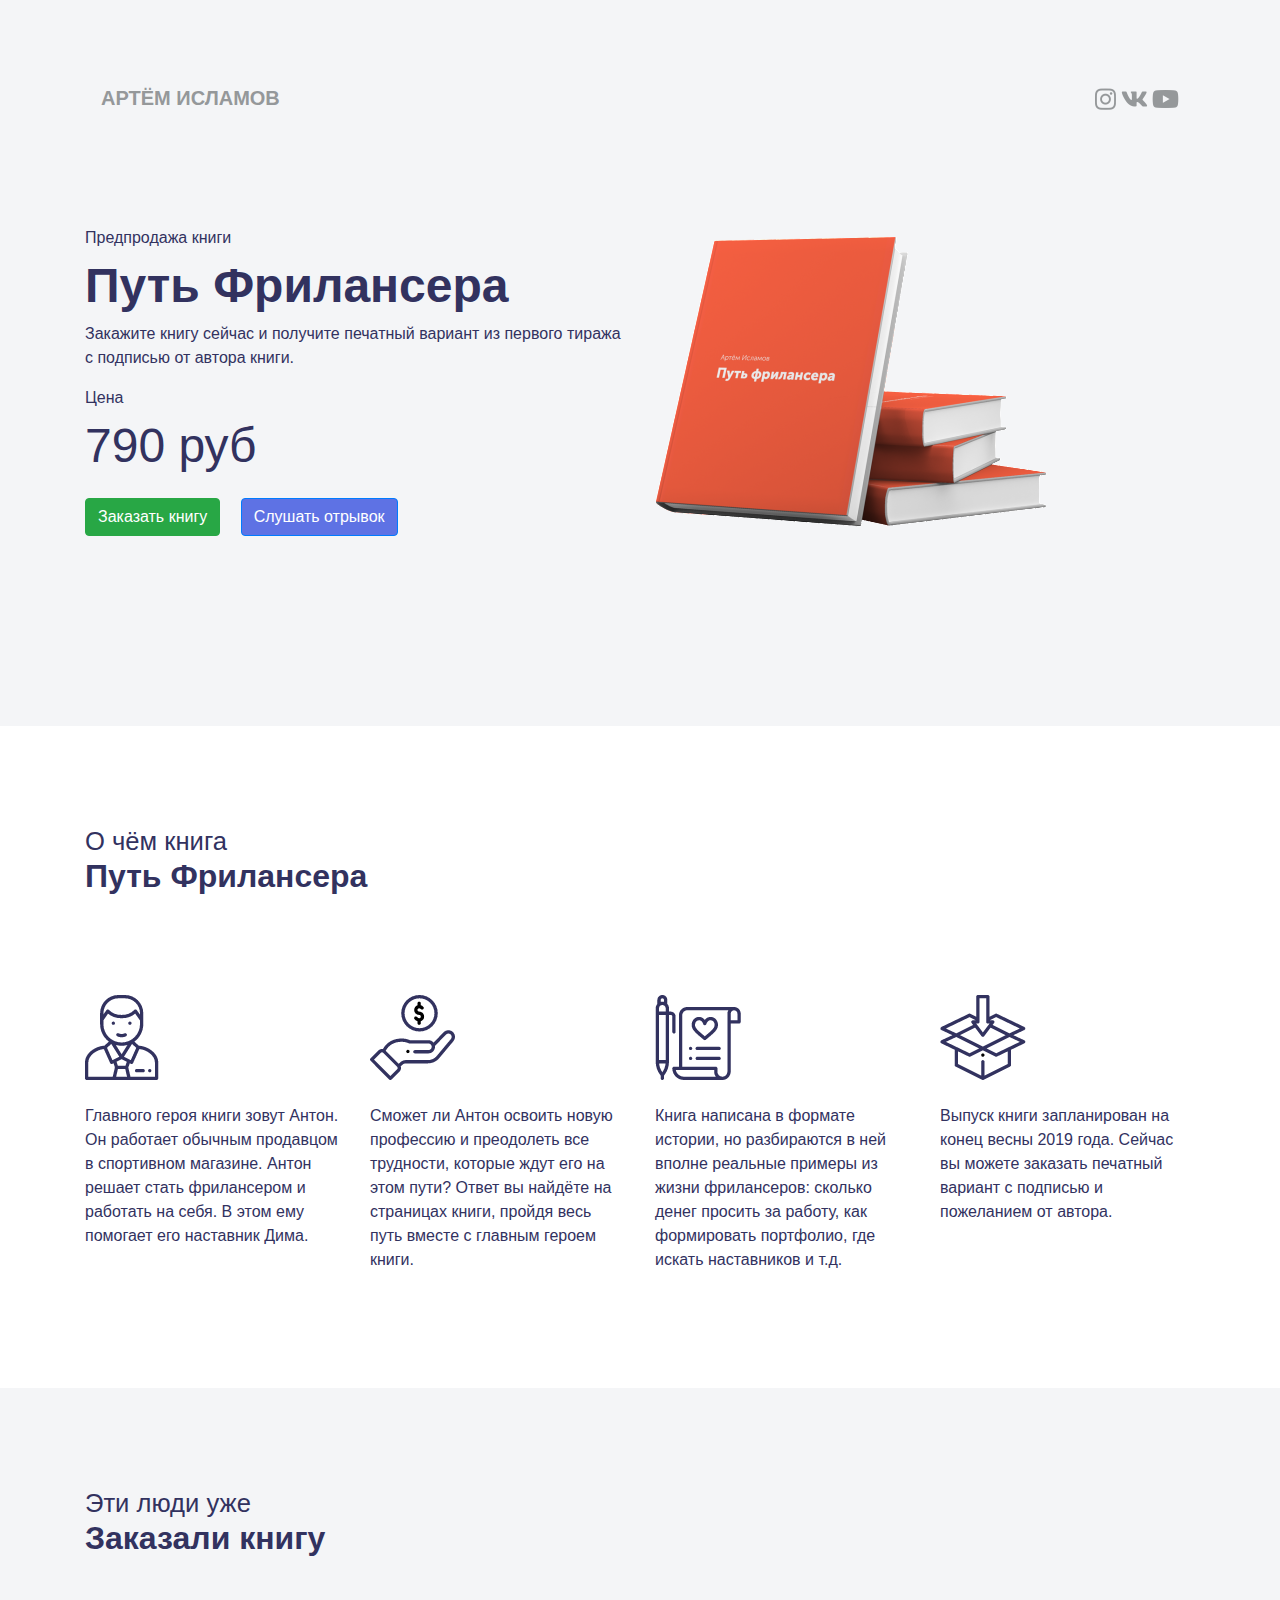
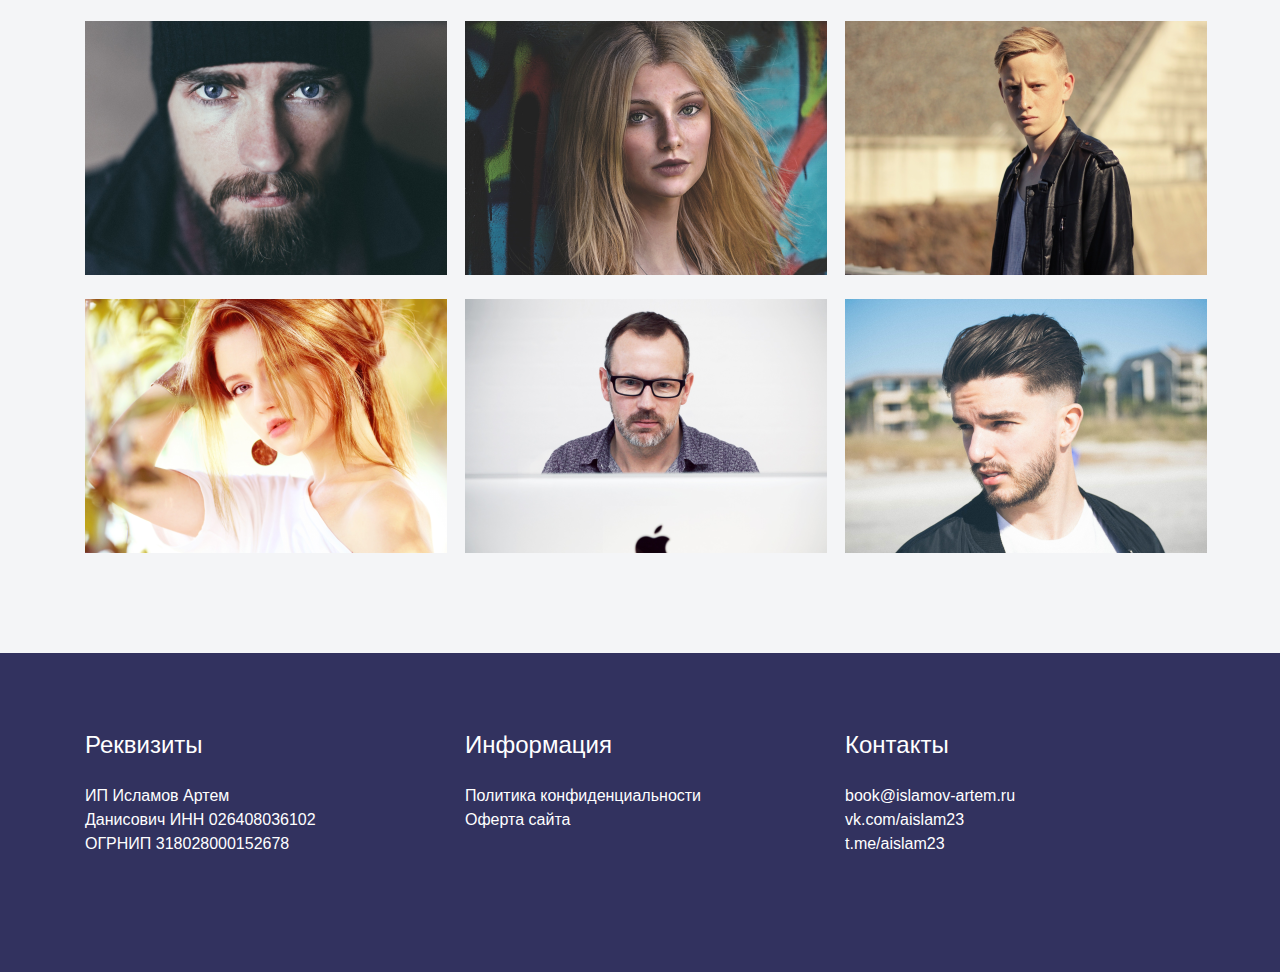
<file: src/index.html>
<!DOCTYPE html>  
<html lang="ru">
<head>
	<meta charset="UTF-8">
	<meta name="viewport" content="width=device-width, initial-scale=1.0"> <!-- Реакция на размер сайта -->
	<meta http-equiv="X-UA-Compatible" content="IE=edge">

	<title>Путь фрилансера</title>	
	<link rel="stylesheet" href="css/bootstrap.min.css">
	<link rel="stylesheet" href="css/style.css">
</head>	
<body>
	<header class="hero">
		<div class="container">
			<nav class="navbar navbar-light">
			  <a class="navbar-brand" style="color: #95989a;">АРТЁМ ИСЛАМОВ</a>
			  <div class="social">
			  	<a href="#"><img src="img/instagram.png" alt=""></a>
			  	<a href="#"><img src="img/vk.png" alt=""></a>
			  	<a href="#"><img src="img/youtube.png" alt=""></a>
			  </div>
			</nav>

			<div class="main">
				<div class="row align-items-center">
					<div class="col-6">
						<div class="main-next">
							<span class="subtitle d-block">Предпродажа книги</span>
							<strong class="title d-block">Путь Фрилансера</strong>
							<p class="description">Закажите книгу сейчас и получите печатный вариант из первого тиража с подписью от автора книги.</p>

							<span class="price-tag d-block">Цена</span>
							<strong class="price">790 руб</strong>

							<div class="buttons mt-3">
								<a class="btn btn-success mr-3" href="#">Заказать книгу</a>
								<a class="btn btn-primary" href="#">Слушать отрывок</a>
							</div>
						</div>
					</div>

					<div class="col-6">
						<div class="main-image">
							<img src="img/Image_1.png" alt="">
						</div>
					</div>
				</div>
				<!-- /.row -->
			</div>
		</div>
		<!-- /.container -->
	</header>

	<section class="section">
		<div class="container">
			<h2 class="section-heding">
				<small class="section-subtitle d-block">О чём книга</small>
				<strong class="section-title">Путь Фрилансера</strong>
			</h2>

			<div class="about-block">
				<div class="row">
					<div class="col-3">
						<img src="img/1-layers.png" alt="">
						<p class="block-text mt-4">Главного героя книги зовут Антон. Он работает обычным продавцом в спортивном магазине. Антон решает стать фрилансером и работать на себя. В этом ему помогает его наставник Дима.</p>
					</div>
					<div class="col-3">
						<img src="img/2-layers.png" alt="">
						<p class="block-text mt-4">Сможет ли Антон освоить новую профессию и преодолеть все трудности, которые ждут его на этом пути? Ответ вы найдёте на страницах книги, пройдя весь путь вместе с главным героем книги.</p>
					</div>
					<div class="col-3">
						<img src="img/3-layers.png" alt="">
						<p class="block-text mt-4">Книга написана в формате истории, но разбираются в ней вполне реальные примеры из жизни фрилансеров: сколько денег просить за работу, как формировать портфолио, где искать наставников и т.д.</p>
					</div>
					<div class="col-3">
						<img src="img/4-layers.png" alt="">
						<p class="block-text mt-4">Выпуск книги запланирован на конец весны 2019 года. Сейчас вы можете заказать печатный вариант с подписью и пожеланием от автора.</p>
					</div>
				</div>
			</div>
			<!-- /.about-block -->
		</div>
	</section>

	<section class="people">
		<div class="container">
			<h2 class="section-heading">
				<small class="section-subtitle d-block">Эти люди уже</small>
				<strong class="section-title">Заказали книгу</strong>
			</h2>
			
			<div class="block-img">
				<div class="row">
					<div class="col-4">
						<div class="img-block"><img src="img/1.png" alt=""></div>
					</div>
					<div class="col-4">
						<div class="img-block"><img src="img/2.png" alt=""></div>
					</div>
					<div class="col-4">
						<div class="img-block"><img src="img/3.png" alt=""></div>
					</div>
					
					<div class="col-4">
						<div class="img-block mt-4"><img src="img/4.png" alt=""></div>
					</div>
					<div class="col-4">
						<div class="img-block mt-4"><img src="img/5.png" alt=""></div>
					</div>
					<div class="col-4">
						<div class="img-block mt-4"><img src="img/6.png" alt=""></div>
					</div>
			</div>
				
			</div>
		</div>
	</section>

	<footer class="footer">
		<div class="container">
			<div class="row">
				<div class="col-4">
					<h4 class="footer-title mb-4">Реквизиты</h4>
					<p>ИП Исламов Артем<br> Данисович ИНН 026408036102<br> ОГРНИП 318028000152678</p>
				</div>
				<div class="col-4">
					<h4 class="footer-title mb-4">Информация</h4>
					<p>
						<a class="d-block" href="#">Политика конфиденциальности</a>
						<a href="#">Оферта сайта</a>
					</p>
				</div>
				<div class="col-4">
					<h4 class="footer-title mb-4">Контакты</h4>
					<p>
						<a href="#">book@islamov-artem.ru</a>
						<a class="d-block" href="#">vk.com/aislam23</a>
						<a href="#">t.me/aislam23</a>
					</p>
				</div>
			</div>
		</div>
	</footer>




</body>
</html>
</file>
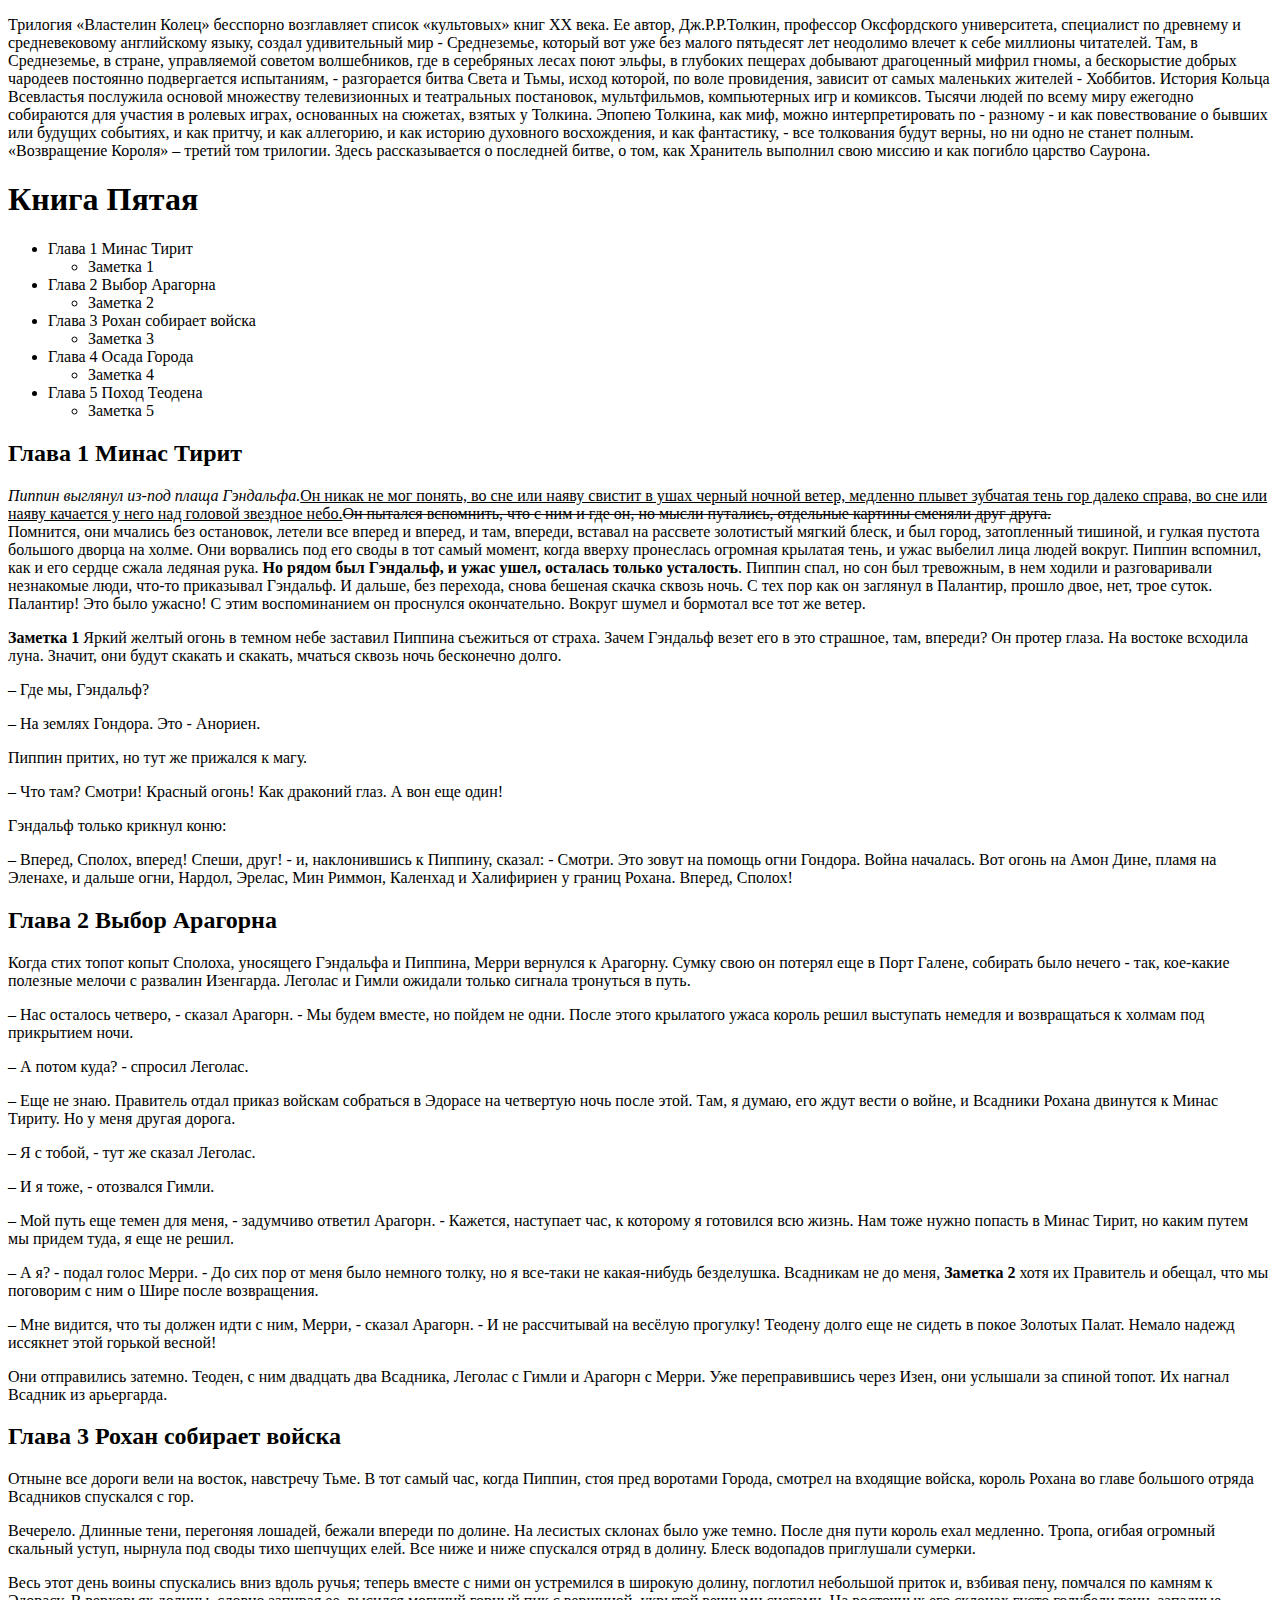
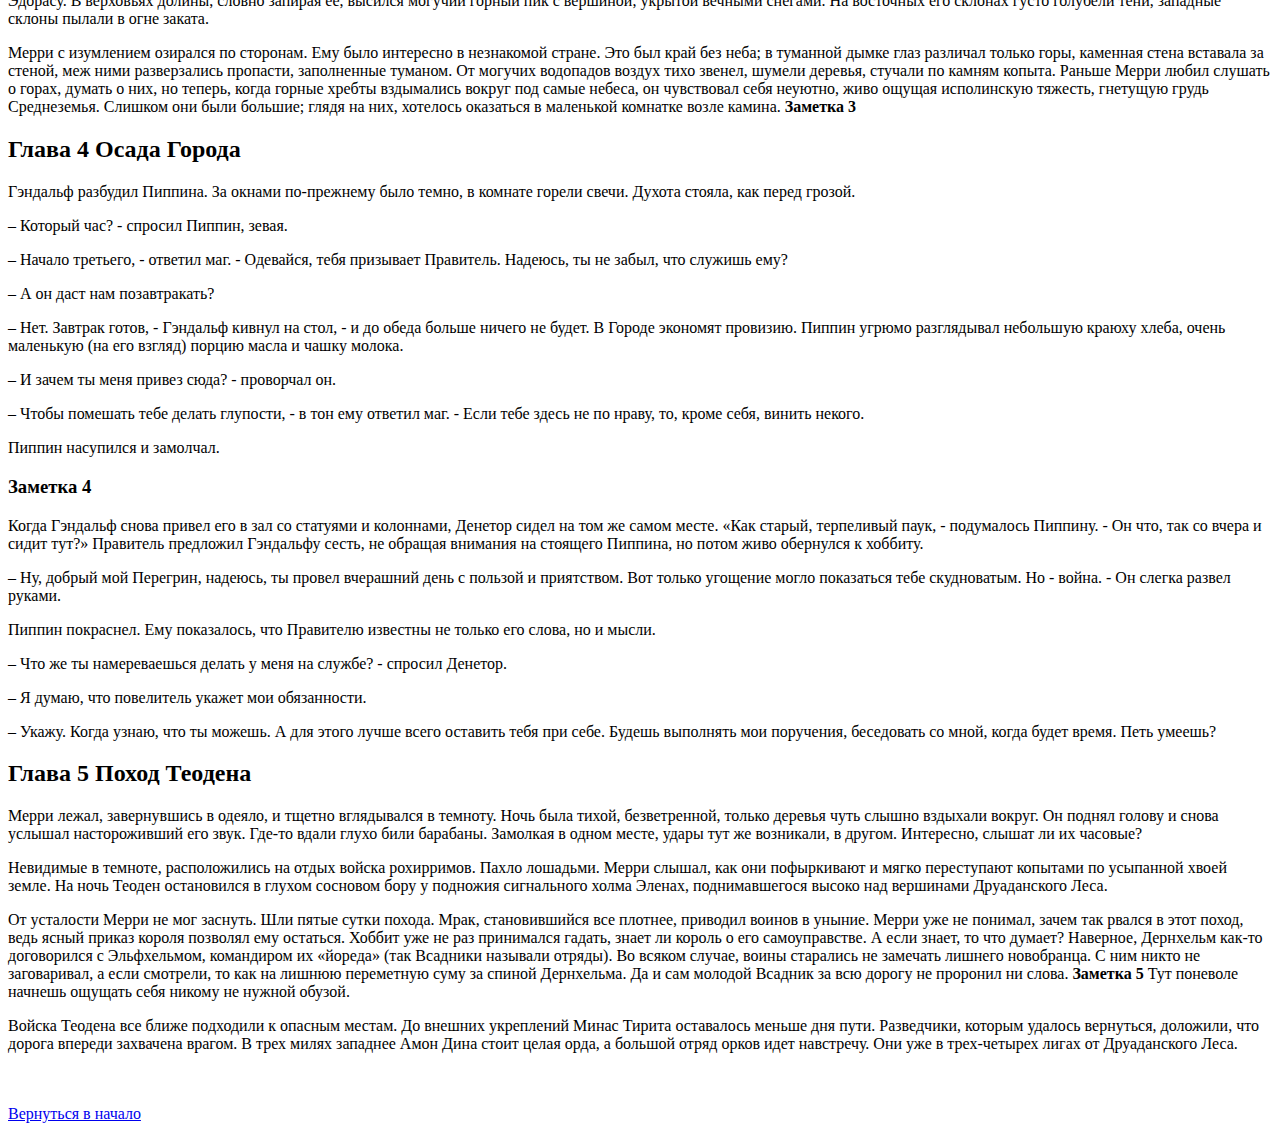
<file: lesson-4/src/index.html>
<!DOCTYPE html>
<html lang="ru">
<head>
	<meta charset="UTF-8">
	<title>Урок-4</title>
</head>
<body>
	<p id="start">
		Трилогия «Властелин Колец» бесспорно возглавляет список «культовых» книг XX века. Ее автор, Дж.Р.Р.Толкин, профессор Оксфордского университета, специалист по древнему и средневековому английскому языку, создал удивительный мир - Среднеземье, который вот уже без малого пятьдесят лет неодолимо влечет к себе миллионы читателей. Там, в Среднеземье, в стране, управляемой советом волшебников, где в серебряных лесах поют эльфы, в глубоких пещерах добывают драгоценный мифрил гномы, а бескорыстие добрых чародеев постоянно подвергается испытаниям, - разгорается битва Света и Тьмы, исход которой, по воле провидения, зависит от самых маленьких жителей - Хоббитов. История Кольца Всевластья послужила основой множеству телевизионных и театральных постановок, мультфильмов, компьютерных игр и комиксов. Тысячи людей по всему миру ежегодно собираются для участия в ролевых играх, основанных на сюжетах, взятых у Толкина. Эпопею Толкина, как миф, можно интерпретировать по - разному - и как повествование о бывших или будущих событиях, и как притчу, и как аллегорию, и как историю духовного восхождения, и как фантастику, - все толкования будут верны, но ни одно не станет полным. «Возвращение Короля» – третий том трилогии. Здесь рассказывается о последней битве, о том, как Хранитель выполнил свою миссию и как погибло царство Саурона.
	</p>
	<h1>Книга Пятая</h1>
	
	<ul>
		<li>Глава 1 Минас Тирит
			<ul>
				<li>Заметка 1</li>
			</ul>
		</li>
		<li>Глава 2 Выбор Арагорна
			<ul>
				<li>Заметка 2</li>
			</ul>
		</li>
		<li>Глава 3 Рохан собирает войска
			<ul>
				<li>Заметка 3</li>
			</ul>
		</li>
		<li>Глава 4 Осада Города
			<ul>
				<li>Заметка 4</li>
			</ul>
		</li>
		<li>Глава 5 Поход Теодена
			<ul>
				<li>Заметка 5</li>
			</ul>
		</li>
	</ul>

	<h2>Глава 1 Минас Тирит</h2>

	<p><em>Пиппин выглянул из-под плаща Гэндальфа.</em><u>Он никак не мог понять, во сне или наяву свистит в ушах черный ночной ветер, медленно плывет зубчатая тень гор далеко справа, во сне или наяву качается у него над головой звездное небо.</u><s>Он пытался вспомнить, что с ним и где он, но мысли путались, отдельные картины сменяли друг друга.</s><br>
	Помнится, они мчались без остановок, летели все вперед и вперед, и там, впереди, вставал на рассвете золотистый мягкий блеск, и был город, затопленный тишиной, и гулкая пустота большого дворца на холме. Они ворвались под его своды в тот самый момент, когда вверху пронеслась огромная крылатая тень, и ужас выбелил лица людей вокруг. Пиппин вспомнил, как и его сердце сжала ледяная рука. <strong>Но рядом был Гэндальф, и ужас ушел, осталась только усталость</strong>. Пиппин спал, но сон был тревожным, в нем ходили и разговаривали незнакомые люди, что-то приказывал Гэндальф. И дальше, без перехода, снова бешеная скачка сквозь ночь. С тех пор как он заглянул в Палантир, прошло двое, нет, трое суток. Палантир! Это было ужасно! С этим воспоминанием он проснулся окончательно. Вокруг шумел и бормотал все тот же ветер.</p>

	<p><b>Заметка 1</b> Яркий желтый огонь в темном небе заставил Пиппина съежиться от страха. Зачем Гэндальф везет его в это страшное, там, впереди? Он протер глаза. На востоке всходила луна. Значит, они будут скакать и скакать, мчаться сквозь ночь бесконечно долго.</p>
	<p>– Где мы, Гэндальф?</p>
	<p>– На землях Гондора. Это - Анориен.</p>
	<p>Пиппин притих, но тут же прижался к магу.</p>
	<p>– Что там? Смотри! Красный огонь! Как драконий глаз. А вон еще один!</p>
	<p>Гэндальф только крикнул коню:</p>
	<p>– Вперед, Сполох, вперед! Спеши, друг! - и, наклонившись к Пиппину, сказал: - Смотри. Это зовут на помощь огни Гондора. Война началась. Вот огонь на Амон Дине, пламя на Эленахе, и дальше огни, Нардол, Эрелас, Мин Риммон, Каленхад и Халифириен у границ Рохана. Вперед, Сполох!</p>

	<h2>Глава 2 Выбор Арагорна</h2>
	<p>Когда стих топот копыт Сполоха, уносящего Гэндальфа и Пиппина, Мерри вернулся к Арагорну. Сумку свою он потерял еще в Порт Галене, собирать было нечего - так, кое-какие полезные мелочи с развалин Изенгарда. Леголас и Гимли ожидали только сигнала тронуться в путь.</p>
	<p>– Нас осталось четверо, - сказал Арагорн. - Мы будем вместе, но пойдем не одни. После этого крылатого ужаса король решил выступать немедля и возвращаться к холмам под прикрытием ночи.</p>
	<p>– А потом куда? - спросил Леголас.</p>
	<p>– Еще не знаю. Правитель отдал приказ войскам собраться в Эдорасе на четвертую ночь после этой. Там, я думаю, его ждут вести о войне, и Всадники Рохана двинутся к Минас Тириту. Но у меня другая дорога.</p>
	<p>– Я с тобой, - тут же сказал Леголас.</p>
	<p>– И я тоже, - отозвался Гимли.</p>
	<p>– Мой путь еще темен для меня, - задумчиво ответил Арагорн. - Кажется, наступает час, к которому я готовился всю жизнь. Нам тоже нужно попасть в Минас Тирит, но каким путем мы придем туда, я еще не решил.</p>
	<p>– А я? - подал голос Мерри. - До сих пор от меня было немного толку, но я все-таки не какая-нибудь безделушка. Всадникам не до меня, <b>Заметка 2</b> хотя их Правитель и обещал, что мы поговорим с ним о Шире после возвращения.</p>
	– Мне видится, что ты должен идти с ним, Мерри, - сказал Арагорн. - И не рассчитывай на весёлую прогулку! Теодену долго еще не сидеть в покое Золотых Палат. Немало надежд иссякнет этой горькой весной!
	<p>Они отправились затемно. Теоден, с ним двадцать два Всадника, Леголас с Гимли и Арагорн с Мерри. Уже переправившись через Изен, они услышали за спиной топот. Их нагнал Всадник из арьергарда.</p>

	<h2>Глава 3 Рохан собирает войска</h2>
	<p>Отныне все дороги вели на восток, навстречу Тьме. В тот самый час, когда Пиппин, стоя пред воротами Города, смотрел на входящие войска, король Рохана во главе большого отряда Всадников спускался с гор.</p>
	<p>Вечерело. Длинные тени, перегоняя лошадей, бежали впереди по долине. На лесистых склонах было уже темно. После дня пути король ехал медленно. Тропа, огибая огромный скальный уступ, нырнула под своды тихо шепчущих елей. Все ниже и ниже спускался отряд в долину. Блеск водопадов приглушали сумерки.</p>
	<p>Весь этот день воины спускались вниз вдоль ручья; теперь вместе с ними он устремился в широкую долину, поглотил небольшой приток и, взбивая пену, помчался по камням к Эдорасу. В верховьях долины, словно запирая ее, высился могучий горный пик с вершиной, укрытой вечными снегами. На восточных его склонах густо голубели тени, западные склоны пылали в огне заката.</p>
	<p>Мерри с изумлением озирался по сторонам. Ему было интересно в незнакомой стране. Это был край без неба; в туманной дымке глаз различал только горы, каменная стена вставала за стеной, меж ними разверзались пропасти, заполненные туманом. От могучих водопадов воздух тихо звенел, шумели деревья, стучали по камням копыта. Раньше Мерри любил слушать о горах, думать о них, но теперь, когда горные хребты вздымались вокруг под самые небеса, он чувствовал себя неуютно, живо ощущая исполинскую тяжесть, гнетущую грудь Среднеземья. Слишком они были большие; глядя на них, хотелось оказаться в маленькой комнатке возле камина. <b>Заметка 3</b></p>

	<h2>Глава 4 Осада Города</h2>
	<p>Гэндальф разбудил Пиппина. За окнами по-прежнему было темно, в комнате горели свечи. Духота стояла, как перед грозой.</p>
	<p>– Который час? - спросил Пиппин, зевая.</p>
	<p>– Начало третьего, - ответил маг. - Одевайся, тебя призывает Правитель. Надеюсь, ты не забыл, что служишь ему?</p>
	<p>– А он даст нам позавтракать?</p>
	<p>– Нет. Завтрак готов, - Гэндальф кивнул на стол, - и до обеда больше ничего не будет. В Городе экономят провизию.
		Пиппин угрюмо разглядывал небольшую краюху хлеба, очень маленькую (на его взгляд) порцию масла и чашку молока.</p>
	<p>– И зачем ты меня привез сюда? - проворчал он.</p>
	<p>– Чтобы помешать тебе делать глупости, - в тон ему ответил маг. - Если тебе здесь не по нраву, то, кроме себя, винить некого.</p>
	<p>Пиппин насупился и замолчал.</p>

	<h3>Заметка 4</h3>
	<p>Когда Гэндальф снова привел его в зал со статуями и колоннами, Денетор сидел на том же самом месте. «Как старый, терпеливый паук, - подумалось Пиппину. - Он что, так со вчера и сидит тут?» Правитель предложил Гэндальфу сесть, не обращая внимания на стоящего Пиппина, но потом живо обернулся к хоббиту.</p>
	<p>– Ну, добрый мой Перегрин, надеюсь, ты провел вчерашний день с пользой и приятством. Вот только угощение могло показаться тебе скудноватым. Но - война. - Он слегка развел руками.</p>
	<p>Пиппин покраснел. Ему показалось, что Правителю известны не только его слова, но и мысли.</p>
	<p>– Что же ты намереваешься делать у меня на службе? - спросил Денетор.</p>
	<p>– Я думаю, что повелитель укажет мои обязанности.</p>
	<p>– Укажу. Когда узнаю, что ты можешь. А для этого лучше всего оставить тебя при себе. Будешь выполнять мои поручения, беседовать со мной, когда будет время. Петь умеешь?</p>

	<h2>Глава 5 Поход Теодена</h2>
	<p>Мерри лежал, завернувшись в одеяло, и тщетно вглядывался в темноту. Ночь была тихой, безветренной, только деревья чуть слышно вздыхали вокруг. Он поднял голову и снова услышал настороживший его звук. Где-то вдали глухо били барабаны. Замолкая в одном месте, удары тут же возникали, в другом. Интересно, слышат ли их часовые?</p>
	<p>Невидимые в темноте, расположились на отдых войска рохирримов. Пахло лошадьми. Мерри слышал, как они пофыркивают и мягко переступают копытами по усыпанной хвоей земле. На ночь Теоден остановился в глухом сосновом бору у подножия сигнального холма Эленах, поднимавшегося высоко над вершинами Друаданского Леса.</p>	
	<p>От усталости Мерри не мог заснуть. Шли пятые сутки похода. Мрак, становившийся все плотнее, приводил воинов в уныние. Мерри уже не понимал, зачем так рвался в этот поход, ведь ясный приказ короля позволял ему остаться. Хоббит уже не раз принимался гадать, знает ли король о его самоуправстве. А если знает, то что думает? Наверное, Дернхельм как-то договорился с Эльфхельмом, командиром их «йореда» (так Всадники называли отряды). Во всяком случае, воины старались не замечать лишнего новобранца. С ним никто не заговаривал, а если смотрели, то как на лишнюю переметную суму за спиной Дернхельма. Да и сам молодой Всадник за всю дорогу не проронил ни слова. <b>Заметка 5</b> Тут поневоле начнешь ощущать себя никому не нужной обузой.</p>
	<p>Войска Теодена все ближе подходили к опасным местам. До внешних укреплений Минас Тирита оставалось меньше дня пути. Разведчики, которым удалось вернуться, доложили, что дорога впереди захвачена врагом. В трех милях западнее Амон Дина стоит целая орда, а большой отряд орков идет навстречу. Они уже в трех-четырех лигах от Друаданского Леса.</p>
	<br>
	<br>

	<a href="#start">Вернуться в начало </a>
















</body>
</html>
</file>
<file: src/css/style.css>
* {
	box-sizing: border-box;
}
body {
	color: #32325f;
}
a {
	text-decoration: none;
	color: #ffffff;
}
.title{
	font-size: 48px;
	font-weight: 700;
}
.price{
	font-size: 48px;
	font-weight: 400;
}
.main {
	margin-top: 100px;
}
.hero {
	background-color: #f4f5f7;
	padding-top: 70px;
	padding-bottom: 190px;
}
.section {
	padding-bottom: 100px;
	padding-top: 100px;
}
.about-block {
	margin-top: 100px;
}
.navbar-brand {
	font-size: 20px;
	font-weight: 700;
}
.btn-primary {
	background-color: #5e72e4;
}
.people {
	background-color: #f4f5f7;
	padding-bottom: 100px;
	padding-top: 100px;
}
.block-img {
	margin-top: 64px;
}
.footer {
	padding-bottom: 100px;
	padding-top: 78px;
	background-color: #32325f;
	color: #ffffff;
}
</file>
